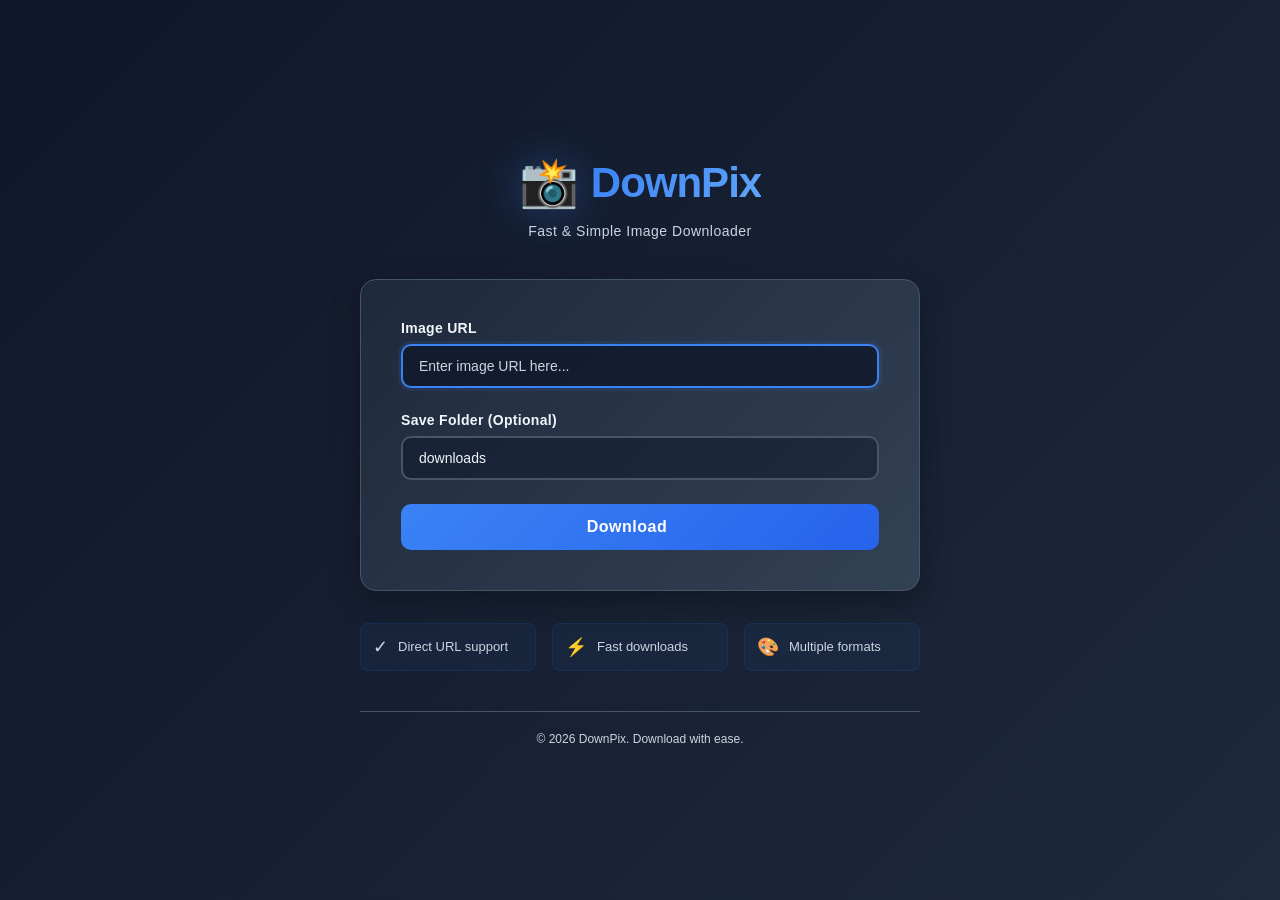
<file: DownPix/index.html>
<!DOCTYPE html>
<html lang="en">
<head>
    <meta charset="UTF-8">
    <meta name="viewport" content="width=device-width, initial-scale=1.0">
    <title>DownPix - Image Downloader</title>
    <link rel="stylesheet" href="styles.css">
</head>
<body>
    <div class="container">
        <!-- Header with Logo -->
        <header class="header">
            <div class="logo">
                <div class="logo-icon">📸</div>
                <h1>DownPix</h1>
            </div>
            <p class="subtitle">Fast & Simple Image Downloader</p>
        </header>

        <!-- Main Content -->
        <main class="main-content">
            <div class="card">
                <!-- Input Section -->
                <div class="input-section">
                    <label for="imageUrl" class="label">Image URL</label>
                    <input 
                        type="url" 
                        id="imageUrl" 
                        class="input-field" 
                        placeholder="Enter image URL here..."
                        autocomplete="off"
                    >
                </div>

                <!-- Save Folder Section -->
                <div class="input-section">
                    <label for="saveFolder" class="label">Save Folder (Optional)</label>
                    <input 
                        type="text" 
                        id="saveFolder" 
                        class="input-field" 
                        placeholder="Default: downloads"
                        value="downloads"
                    >
                </div>

                <!-- Download Button -->
                <button id="downloadBtn" class="download-btn">
                    <span class="btn-text">Download</span>
                    <div class="btn-loader"></div>
                </button>

                <!-- Status Message -->
                <div id="statusMessage" class="status-message"></div>

                <!-- Progress Bar -->
                <div id="progressContainer" class="progress-container hidden">
                    <div class="progress-bar">
                        <div id="progressFill" class="progress-fill"></div>
                    </div>
                    <p id="progressText" class="progress-text">0%</p>
                </div>
            </div>

            <!-- Info Section -->
            <div class="info-section">
                <div class="info-item">
                    <span class="info-icon">✓</span>
                    <span>Direct URL support</span>
                </div>
                <div class="info-item">
                    <span class="info-icon">⚡</span>
                    <span>Fast downloads</span>
                </div>
                <div class="info-item">
                    <span class="info-icon">🎨</span>
                    <span>Multiple formats</span>
                </div>
            </div>
        </main>

        <!-- Footer -->
        <footer class="footer">
            <p>&copy; 2026 DownPix. Download with ease.</p>
        </footer>
    </div>

    <script src="script.js"></script>
</body>
</html>
</file>
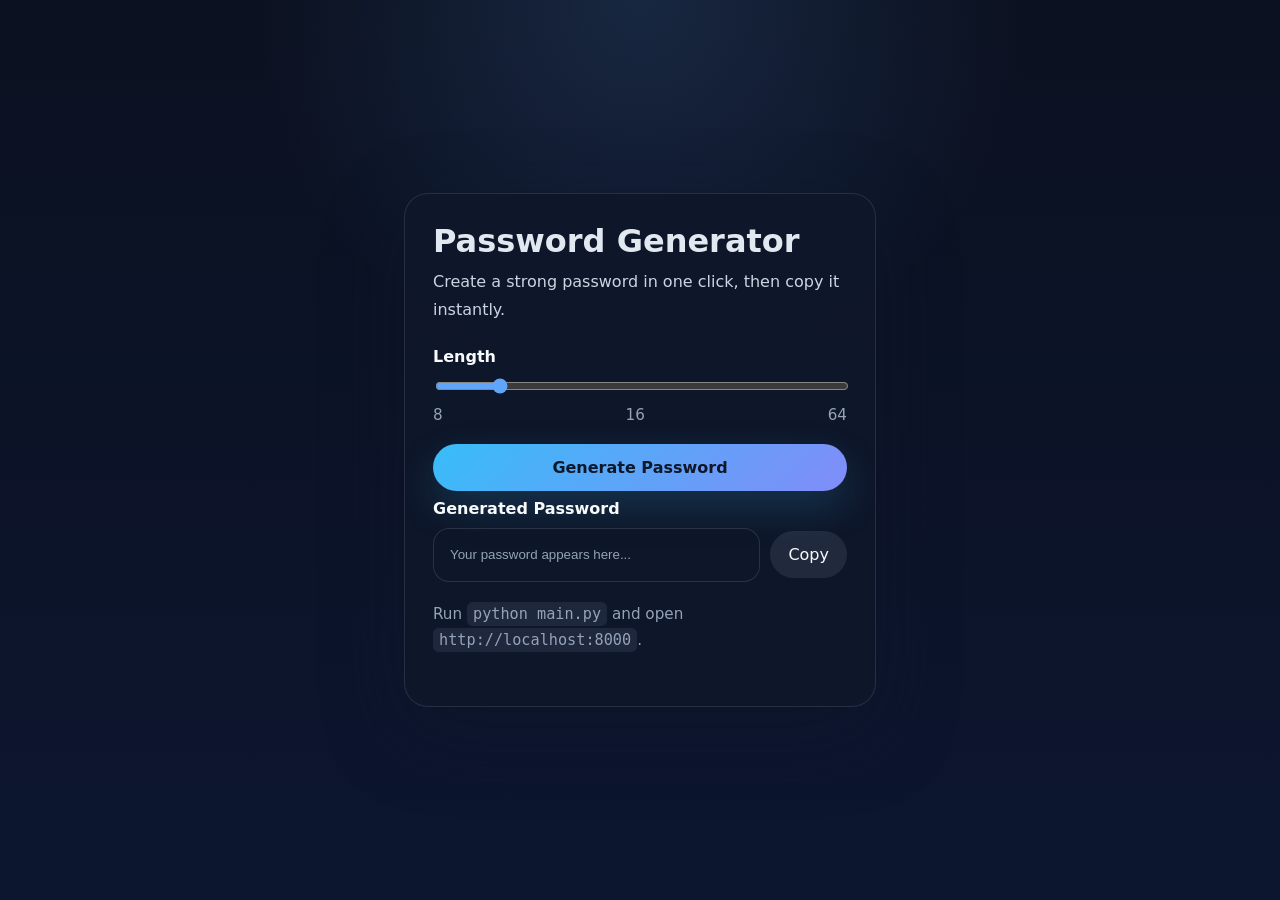
<file: Password_Genrerator/index.html>
<!DOCTYPE html>
<html lang="en">
<head>
  <meta charset="UTF-8" />
  <meta name="viewport" content="width=device-width, initial-scale=1.0" />
  <title>Password Generator</title>
  <link rel="stylesheet" href="styles.css" />
</head>
<body>
  <main class="app-shell">
    <div class="card">
      <h1>Password Generator</h1>
      <p>Create a strong password in one click, then copy it instantly.</p>

      <div class="field">
        <label for="lengthInput">Length</label>
        <input id="lengthInput" type="range" min="8" max="64" value="16" />
        <div class="length-row">
          <span>8</span>
          <span id="lengthValue">16</span>
          <span>64</span>
        </div>
      </div>

      <button id="generateButton" class="primary">Generate Password</button>

      <div class="field result-field">
        <label for="passwordOutput">Generated Password</label>
        <div class="output-row">
          <input id="passwordOutput" readonly placeholder="Your password appears here..." />
          <button id="copyButton" class="secondary">Copy</button>
        </div>
      </div>

      <p class="hint">Run <code>python main.py</code> and open <code>http://localhost:8000</code>.</p>
    </div>
  </main>
  <script src="script.js"></script>
</body>
</html>
</file>
<file: DownPix/styles.css>
:root {
    --primary-color: #3b82f6;
    --primary-dark: #2563eb;
    --success-color: #10b981;
    --danger-color: #ef4444;
    --warning-color: #f59e0b;
    --bg-primary: #0f172a;
    --bg-secondary: #1e293b;
    --bg-tertiary: #334155;
    --text-primary: #f1f5f9;
    --text-secondary: #cbd5e1;
    --border-color: #475569;
    --shadow: 0 10px 30px rgba(0, 0, 0, 0.3);
}

* {
    margin: 0;
    padding: 0;
    box-sizing: border-box;
}

html {
    scroll-behavior: smooth;
}

body {
    font-family: 'Segoe UI', Tahoma, Geneva, Verdana, sans-serif;
    background: linear-gradient(135deg, var(--bg-primary) 0%, var(--bg-secondary) 100%);
    color: var(--text-primary);
    min-height: 100vh;
    display: flex;
    align-items: center;
    justify-content: center;
    overflow-x: hidden;
}

.container {
    width: 100%;
    max-width: 600px;
    padding: 20px;
    display: flex;
    flex-direction: column;
}

/* Header Styles */
.header {
    text-align: center;
    margin-bottom: 40px;
    animation: slideDown 0.6s ease-out;
}

.logo {
    display: flex;
    align-items: center;
    justify-content: center;
    gap: 12px;
    margin-bottom: 12px;
}

.logo-icon {
    font-size: 48px;
    animation: float 3s ease-in-out infinite;
    filter: drop-shadow(0 0 20px rgba(59, 130, 246, 0.3));
}

.logo h1 {
    font-size: 42px;
    font-weight: 700;
    background: linear-gradient(135deg, var(--primary-color) 0%, #60a5fa 100%);
    -webkit-background-clip: text;
    -webkit-text-fill-color: transparent;
    background-clip: text;
    letter-spacing: -1px;
}

.subtitle {
    font-size: 14px;
    color: var(--text-secondary);
    font-weight: 400;
    letter-spacing: 0.5px;
}

/* Main Content */
.main-content {
    flex: 1;
}

.card {
    background: linear-gradient(135deg, var(--bg-secondary) 0%, var(--bg-tertiary) 100%);
    border: 1px solid var(--border-color);
    border-radius: 16px;
    padding: 40px;
    box-shadow: var(--shadow);
    backdrop-filter: blur(10px);
    animation: slideUp 0.6s ease-out;
}

/* Input Sections */
.input-section {
    margin-bottom: 24px;
}

.label {
    display: block;
    font-size: 14px;
    font-weight: 600;
    margin-bottom: 8px;
    color: var(--text-primary);
    letter-spacing: 0.3px;
}

.input-field {
    width: 100%;
    padding: 12px 16px;
    border: 2px solid var(--border-color);
    border-radius: 10px;
    background: rgba(15, 23, 42, 0.5);
    color: var(--text-primary);
    font-size: 14px;
    transition: all 0.3s ease;
}

.input-field:focus {
    outline: none;
    border-color: var(--primary-color);
    background: rgba(15, 23, 42, 0.8);
    box-shadow: 0 0 0 3px rgba(59, 130, 246, 0.1);
}

.input-field::placeholder {
    color: var(--text-secondary);
}

/* Download Button */
.download-btn {
    width: 100%;
    padding: 14px 24px;
    margin-top: 16px;
    border: none;
    border-radius: 10px;
    background: linear-gradient(135deg, var(--primary-color) 0%, var(--primary-dark) 100%);
    color: white;
    font-size: 16px;
    font-weight: 600;
    cursor: pointer;
    transition: all 0.3s ease;
    position: relative;
    overflow: hidden;
    display: flex;
    align-items: center;
    justify-content: center;
    gap: 10px;
    letter-spacing: 0.5px;
}

.download-btn:hover:not(:disabled) {
    transform: translateY(-2px);
    box-shadow: 0 10px 25px rgba(59, 130, 246, 0.4);
}

.download-btn:active:not(:disabled) {
    transform: translateY(0);
}

.download-btn:disabled {
    opacity: 0.7;
    cursor: not-allowed;
}

.btn-text {
    position: relative;
    z-index: 1;
}

.btn-loader {
    width: 16px;
    height: 16px;
    border: 2px solid rgba(255, 255, 255, 0.3);
    border-top-color: white;
    border-radius: 50%;
    animation: spin 0.8s linear infinite;
    opacity: 0;
    transition: opacity 0.3s ease;
}

.download-btn.loading .btn-loader {
    opacity: 1;
}

.download-btn.loading .btn-text {
    opacity: 0;
}

/* Status Message */
.status-message {
    margin-top: 16px;
    padding: 12px 16px;
    border-radius: 10px;
    font-size: 14px;
    animation: slideIn 0.3s ease-out;
    display: none;
}

.status-message.show {
    display: block;
}

.status-message.success {
    background: rgba(16, 185, 129, 0.1);
    border: 1px solid rgba(16, 185, 129, 0.3);
    color: #10b981;
}

.status-message.error {
    background: rgba(239, 68, 68, 0.1);
    border: 1px solid rgba(239, 68, 68, 0.3);
    color: #ef4444;
}

.status-message.info {
    background: rgba(59, 130, 246, 0.1);
    border: 1px solid rgba(59, 130, 246, 0.3);
    color: #3b82f6;
}

/* Progress Bar */
.progress-container {
    margin-top: 20px;
    opacity: 1;
    animation: slideIn 0.3s ease-out;
    transition: opacity 0.3s ease;
}

.progress-container.hidden {
    display: none;
}

.progress-bar {
    width: 100%;
    height: 6px;
    background: rgba(75, 85, 99, 0.3);
    border-radius: 10px;
    overflow: hidden;
    margin-bottom: 8px;
}

.progress-fill {
    height: 100%;
    background: linear-gradient(90deg, var(--primary-color) 0%, #60a5fa 100%);
    border-radius: 10px;
    width: 0%;
    transition: width 0.3s ease;
    box-shadow: 0 0 10px rgba(59, 130, 246, 0.5);
}

.progress-text {
    font-size: 12px;
    color: var(--text-secondary);
    text-align: right;
}

/* Info Section */
.info-section {
    display: grid;
    grid-template-columns: repeat(auto-fit, minmax(150px, 1fr));
    gap: 16px;
    margin-top: 32px;
    animation: slideUp 0.6s ease-out 0.2s both;
}

.info-item {
    display: flex;
    align-items: center;
    gap: 10px;
    padding: 12px;
    background: rgba(59, 130, 246, 0.05);
    border: 1px solid rgba(59, 130, 246, 0.1);
    border-radius: 8px;
    font-size: 13px;
    color: var(--text-secondary);
    transition: all 0.3s ease;
}

.info-item:hover {
    background: rgba(59, 130, 246, 0.1);
    border-color: rgba(59, 130, 246, 0.2);
    transform: translateY(-2px);
}

.info-icon {
    font-size: 18px;
}

/* Footer */
.footer {
    text-align: center;
    margin-top: 40px;
    padding-top: 20px;
    border-top: 1px solid var(--border-color);
    font-size: 12px;
    color: var(--text-secondary);
    animation: slideUp 0.6s ease-out 0.3s both;
}

/* Animations */
@keyframes slideDown {
    from {
        opacity: 0;
        transform: translateY(-30px);
    }
    to {
        opacity: 1;
        transform: translateY(0);
    }
}

@keyframes slideUp {
    from {
        opacity: 0;
        transform: translateY(30px);
    }
    to {
        opacity: 1;
        transform: translateY(0);
    }
}

@keyframes slideIn {
    from {
        opacity: 0;
        transform: translateX(-20px);
    }
    to {
        opacity: 1;
        transform: translateX(0);
    }
}

@keyframes float {
    0%, 100% {
        transform: translateY(0px);
    }
    50% {
        transform: translateY(-10px);
    }
}

@keyframes spin {
    from {
        transform: rotate(0deg);
    }
    to {
        transform: rotate(360deg);
    }
}

@keyframes pulse {
    0%, 100% {
        opacity: 1;
    }
    50% {
        opacity: 0.5;
    }
}

/* Responsive Design */
@media (max-width: 600px) {
    .card {
        padding: 24px;
    }

    .logo h1 {
        font-size: 32px;
    }

    .logo-icon {
        font-size: 40px;
    }

    .info-section {
        grid-template-columns: 1fr;
    }
}

/* Scrollbar Styling */
::-webkit-scrollbar {
    width: 8px;
}

::-webkit-scrollbar-track {
    background: var(--bg-secondary);
}

::-webkit-scrollbar-thumb {
    background: var(--border-color);
    border-radius: 4px;
}

::-webkit-scrollbar-thumb:hover {
    background: var(--primary-color);
}
</file>
<file: Password_Genrerator/styles.css>
:root {
  color-scheme: dark;
  font-family: Inter, system-ui, -apple-system, BlinkMacSystemFont, "Segoe UI", sans-serif;
  background: #0f172a;
  color: #e2e8f0;
}

* {
  box-sizing: border-box;
}

body {
  margin: 0;
  min-height: 100vh;
  display: grid;
  place-items: center;
  background: radial-gradient(circle at top, rgba(96, 165, 250, 0.15), transparent 35%),
    linear-gradient(180deg, #0b1120 0%, #0d1630 100%);
}

.app-shell {
  width: min(100%, 520px);
  padding: 24px;
}

.card {
  border: 1px solid rgba(148, 163, 184, 0.18);
  border-radius: 24px;
  padding: 28px;
  background: rgba(15, 23, 42, 0.95);
  box-shadow: 0 24px 80px rgba(15, 23, 42, 0.45);
}

h1 {
  margin: 0 0 8px;
  font-size: clamp(2rem, 2.4vw, 2.6rem);
}

p {
  margin: 0 0 24px;
  line-height: 1.7;
  color: #cbd5e1;
}

.field {
  display: grid;
  gap: 10px;
  margin-bottom: 20px;
}

label {
  font-weight: 600;
  color: #f8fafc;
}

input[type="range"] {
  width: 100%;
  accent-color: #60a5fa;
}

.length-row {
  display: flex;
  justify-content: space-between;
  font-size: 0.95rem;
  color: #94a3b8;
}

button {
  border: none;
  border-radius: 999px;
  font: inherit;
  cursor: pointer;
  padding: 14px 18px;
  transition: transform 0.18s ease, background-color 0.18s ease, box-shadow 0.18s ease;
}

button:hover {
  transform: translateY(-1px);
}

.primary {
  width: 100%;
  background: linear-gradient(135deg, #38bdf8, #818cf8);
  color: #0f172a;
  font-weight: 700;
  box-shadow: 0 16px 40px rgba(56, 189, 248, 0.18);
}

.secondary {
  background: rgba(148, 163, 184, 0.14);
  color: #f8fafc;
}

.result-field {
  margin-top: 8px;
}

.output-row {
  display: grid;
  grid-template-columns: 1fr auto;
  gap: 10px;
  align-items: center;
}

input#passwordOutput {
  width: 100%;
  min-height: 54px;
  padding: 14px 16px;
  border-radius: 16px;
  border: 1px solid rgba(148, 163, 184, 0.2);
  background: rgba(15, 23, 42, 0.85);
  color: #e2e8f0;
}

input#passwordOutput::placeholder {
  color: #94a3b8;
}

.hint {
  margin-top: 18px;
  font-size: 0.95rem;
  color: #94a3b8;
}

code {
  background: rgba(148, 163, 184, 0.12);
  padding: 0.2em 0.4em;
  border-radius: 0.35rem;
  font-size: 0.95rem;
}
</file>
